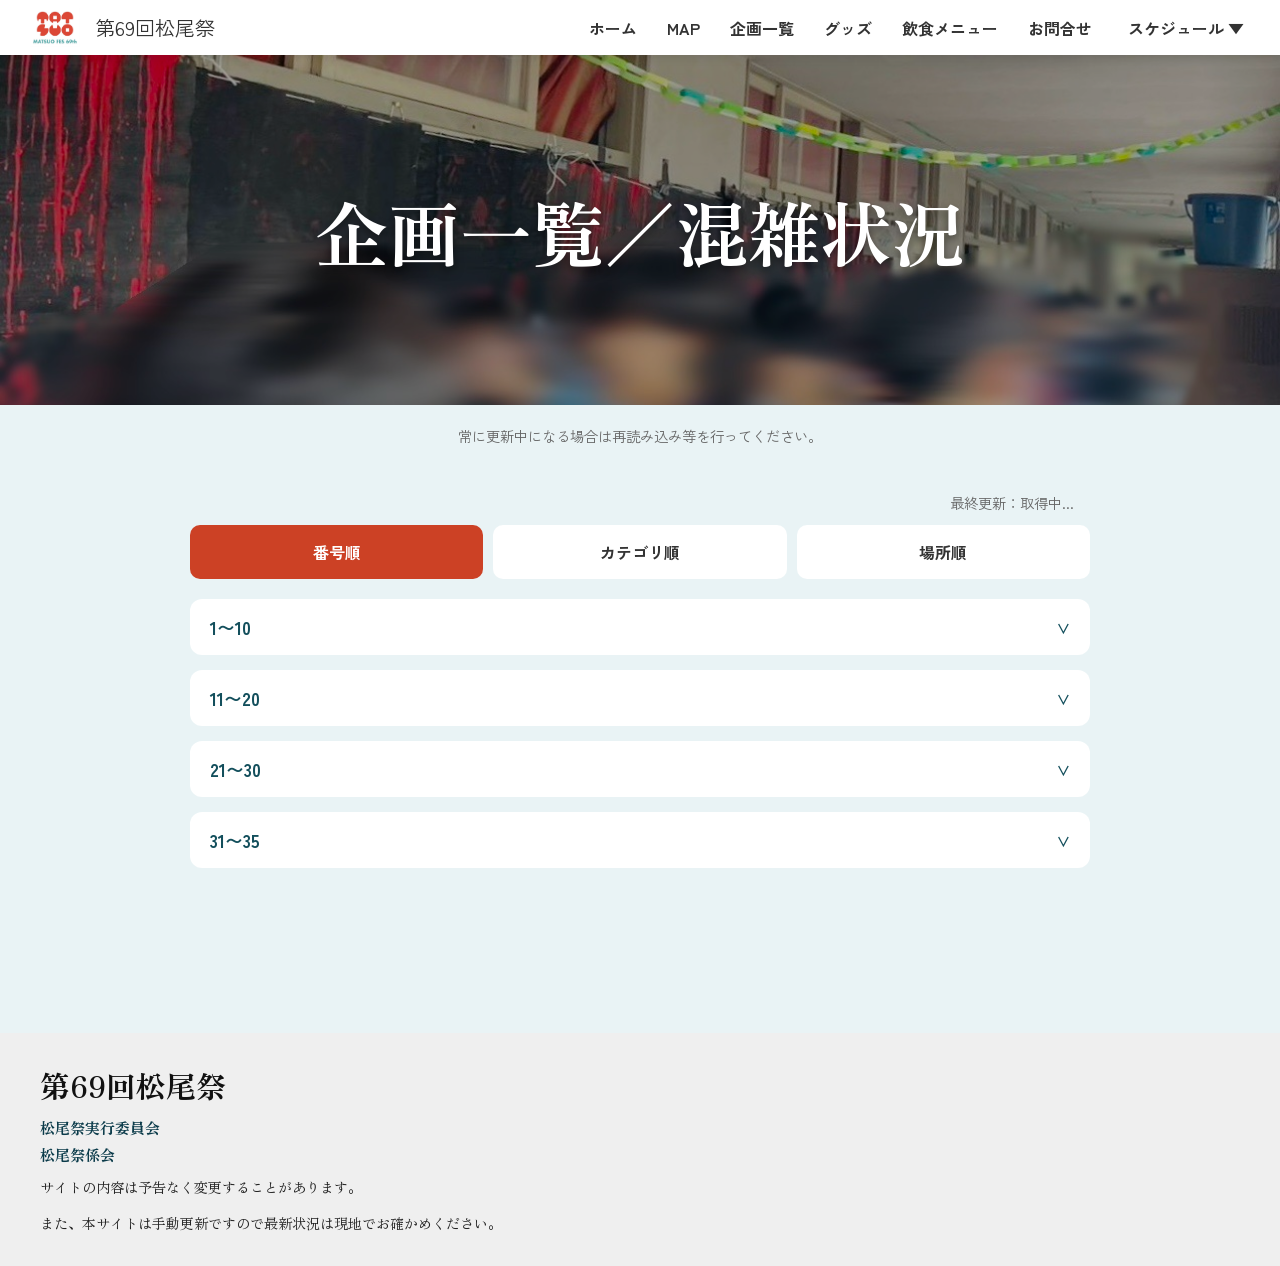
<file: index.html>
<!DOCTYPE html>
<html lang="ja">

<head>
  <meta charset="UTF-8">

  <!-- スマホ対応 -->
  <meta
    name="viewport"
    content="width=device-width, initial-scale=1.0"
  >

  <!-- Google Font -->
  <link
    rel="preconnect"
    href="https://fonts.googleapis.com"
  >

  <link
    rel="preconnect"
    href="https://fonts.gstatic.com"
    crossorigin
  >

  <link
    href="https://fonts.googleapis.com/css2?family=Zen+Kaku+Gothic+New:wght@400;700&display=swap"
    rel="stylesheet"
  >

  <link
    href="https://fonts.googleapis.com/css2?family=Zen+Old+Mincho:wght@400;700&display=swap"
    rel="stylesheet"
  >

  <!-- CSS -->
  <link
    rel="stylesheet"
    href="style.css"
  >

  <link
    rel="icon"
    href="images/IMG_0439.JPG"
  >

  <title>
    第69回松尾祭-企画一覧
  </title>
</head>

<body>
  <!-- ========================= -->
  <!-- モーダル -->
  <!-- ========================= -->

  <div id="modal" class="modal">
    <!-- モーダル本体 -->
    <div class="modal-content">
      <!-- 閉じる -->
      <span
        id="close-modal"
        class="close-button"
      >
        ×
      </span>

      <!-- モーダルヘッダー -->
      <div class="modal-header">
        <!-- 企画番号 -->
        <div id="modal-number">
          企画1
        </div>

        <!-- カテゴリタグ -->
        <div id="modal-category-tag">
          飲食
        </div>

        <!-- タイトル -->
        <h2 id="modal-title">
          企画
        </h2>
      </div>

      <!-- 画像 -->
      <div id="modal-images" class="modal-images"></div>

      <!-- 場所 -->
      <p id="modal-place"></p>
    </div>
  </div>

  <!-- ========================= -->
  <!-- ヘッダー -->
  <!-- ========================= -->

  <header class="site-header">
    <!-- 左側 -->
    <div class="header-left">
      <!-- ハンバーガー -->
      <button id="menu-button">
        ☰
      </button>

      <!-- ロゴ -->
      <img
        src="images/IMG_0387.JPG"
        alt="ロゴ"
        class="header-logo"
      >

      <!-- タイトル -->
      <div class="header-title">
        第69回松尾祭
      </div>
    </div>

    <!-- メニュー -->
    <nav
      class="header-nav"
      id="header-nav"
    >
      <!-- ホーム -->
      <a href="https://sites.google.com/view/matsuofes69/%E3%83%9B%E3%83%BC%E3%83%A0?authuser=2">
        ホーム
      </a>

      <!-- MAP -->
      <a href="https://sites.google.com/view/matsuofes69/map?authuser=2">
        MAP
      </a>

      <!-- 企画一覧 -->
      <a href="index.html">
        企画一覧
      </a>

      <!-- グッズ -->
      <a href="https://sites.google.com/view/matsuofes69/%E3%82%B0%E3%83%83%E3%82%BA?authuser=2">
        グッズ
      </a>

      <!-- 飲食メニュー -->
      <a href="https://shikipon11.github.io/matsuo-festival-food/index.html">
        飲食メニュー
      </a>

      <!-- お問合せ -->
      <a href="https://sites.google.com/view/matsuofes69/%E3%81%8A%E5%95%8F%E5%90%88%E3%81%9B?authuser=2">
        お問合せ
      </a>

      <!-- スケジュール -->
      <div class="dropdown">
        <!-- ボタン -->
        <button
          id="schedule-toggle"
          class="dropdown-button"
        >
          スケジュール ▼
        </button>

        <!-- 開閉メニュー -->
        <div id="schedule-dropdown">
          <a href="https://sites.google.com/view/matsuofes69/%E3%82%B9%E3%82%B1%E3%82%B8%E3%83%A5%E3%83%BC%E3%83%AB/%E7%94%9F%E5%BE%92%E3%81%AE%E6%96%B9%E3%81%AF%E3%81%93%E3%81%A1%E3%82%89?authuser=2">
            生徒の方はこちら
          </a>

          <a href="https://sites.google.com/view/matsuofes69/%E3%82%B9%E3%82%B1%E3%82%B8%E3%83%A5%E3%83%BC%E3%83%AB/%E4%B8%80%E8%88%AC%E3%81%AE%E6%96%B9%E3%81%AF%E3%81%93%E3%81%A1%E3%82%89?authuser=2">
            一般の方はこちら
          </a>
        </div>
      </div>
    </nav>
  </header>

  <!-- ========================= -->
  <!-- ヒーロー -->
  <!-- ========================= -->

  <section class="hero">
    <!-- オーバーレイ -->
    <div class="hero-overlay">
      <!-- タイトル -->
      <h1 class="hero-title" id="hero-title">
        企画一覧／混雑状況
      </h1>
    </div>
  </section>

  <p id="caution-statement">
    常に更新中になる場合は再読み込み等を行ってください。
  </p>

  <!-- ========================= -->
  <!-- ページ全体 -->
  <!-- ========================= -->

  <div class="container">
    <p id="last-update">
      最終更新：取得中...
    </p>

    <!-- ========================= -->
    <!-- 切り替えボタン -->
    <!-- ========================= -->

    <div class="top-buttons">
      <!-- 番号順 -->
      <button
        class="tab-button active"
        data-tab="number"
      >
        番号順
      </button>

      <!-- カテゴリ順 -->
      <button
        class="tab-button"
        data-tab="category"
      >
        カテゴリ順
      </button>

      <!-- 場所順 -->
      <button
        class="tab-button"
        data-tab="place"
      >
        場所順
      </button>
    </div>

    <!-- ========================= -->
    <!-- 表示エリア -->
    <!-- ========================= -->

    <div id="content-area"></div>
  </div>

  <!-- JavaScript -->
  <script src="script.js"></script>

  <!-- ========================= -->
  <!-- フッター -->
  <!-- ========================= -->

  <footer class="site-footer">
    <!-- タイトル -->
    <h2 class="footer-title">
      第69回松尾祭
    </h2>

    <p class="footer-text">
      松尾祭実行委員会
    </p>

    <p class="footer-text">
      松尾祭係会
    </p>

    <!-- 注意 -->
    <p class="footer-note">
      サイトの内容は予告なく変更することがあります。
    </p>

    <p class="footer-note">
      また、本サイトは手動更新ですので最新状況は現地でお確かめください。
    </p>
  </footer>
</body>

</html>
</file>
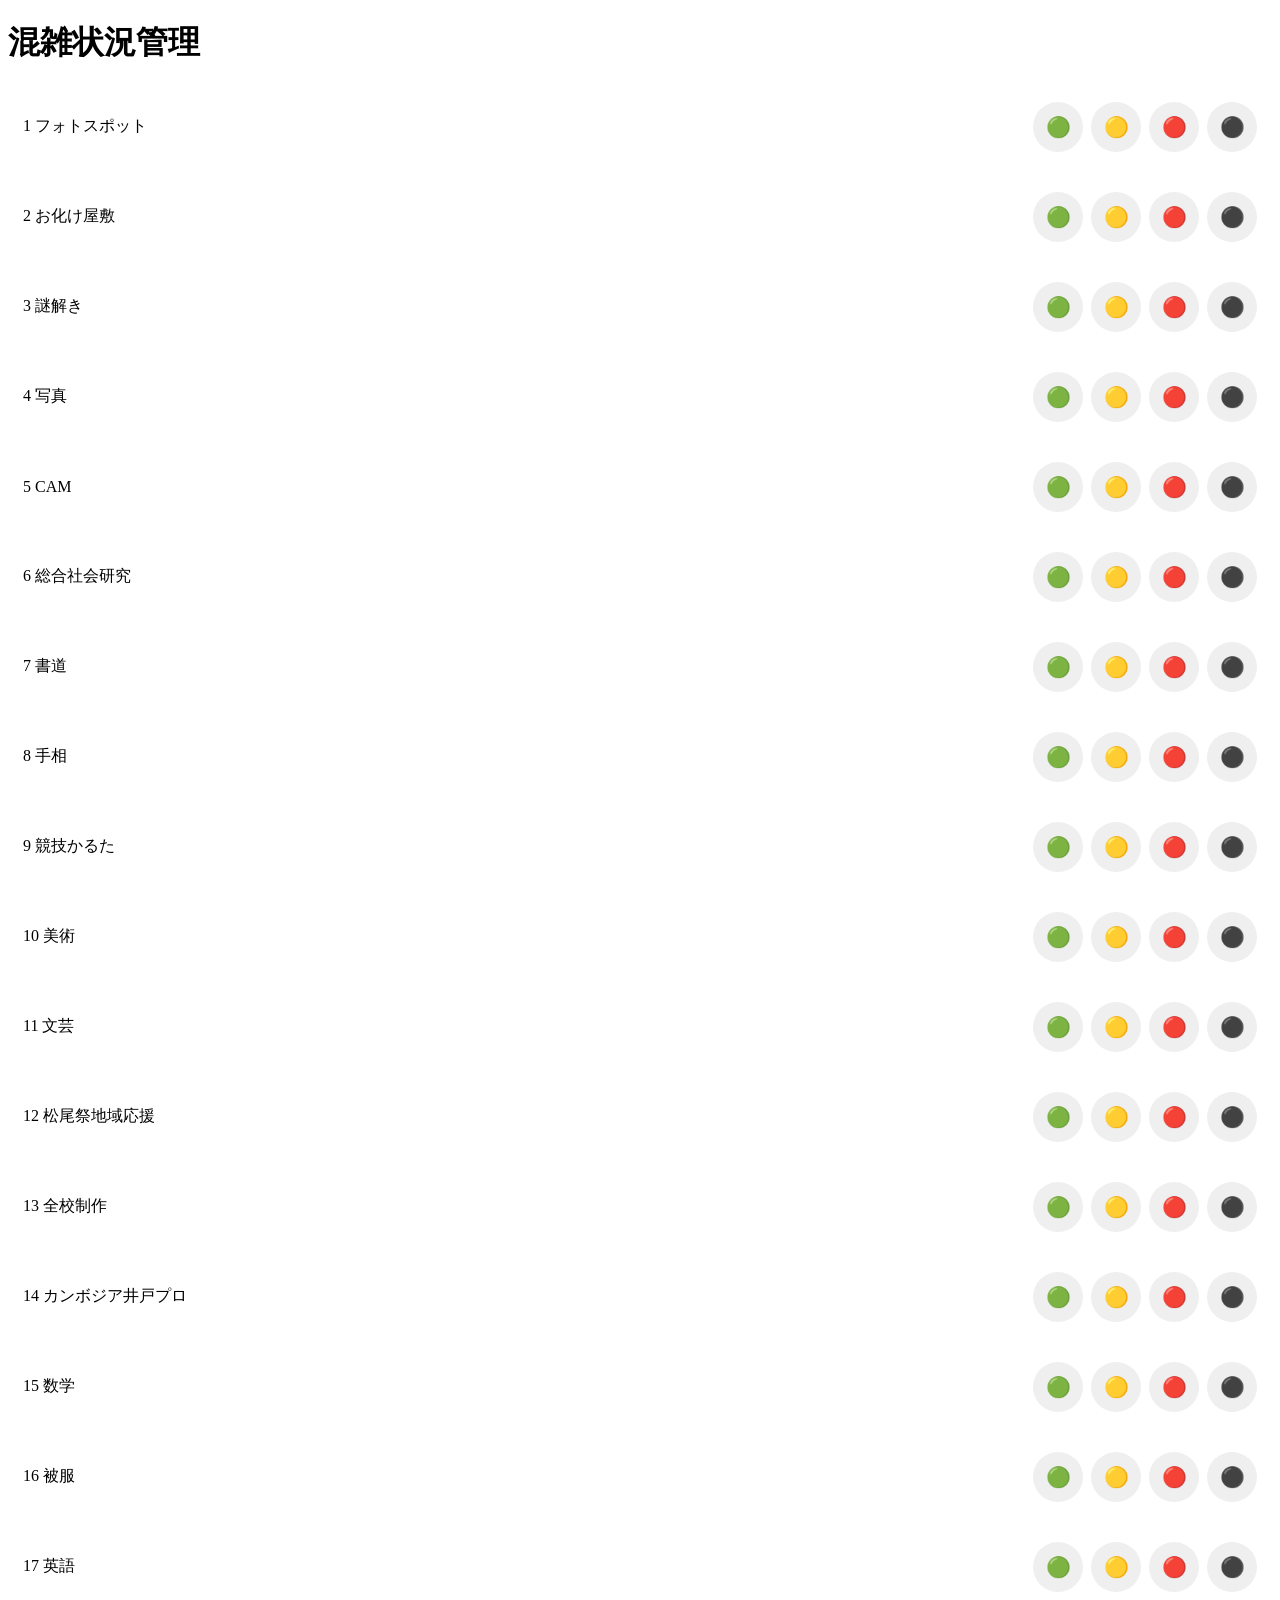
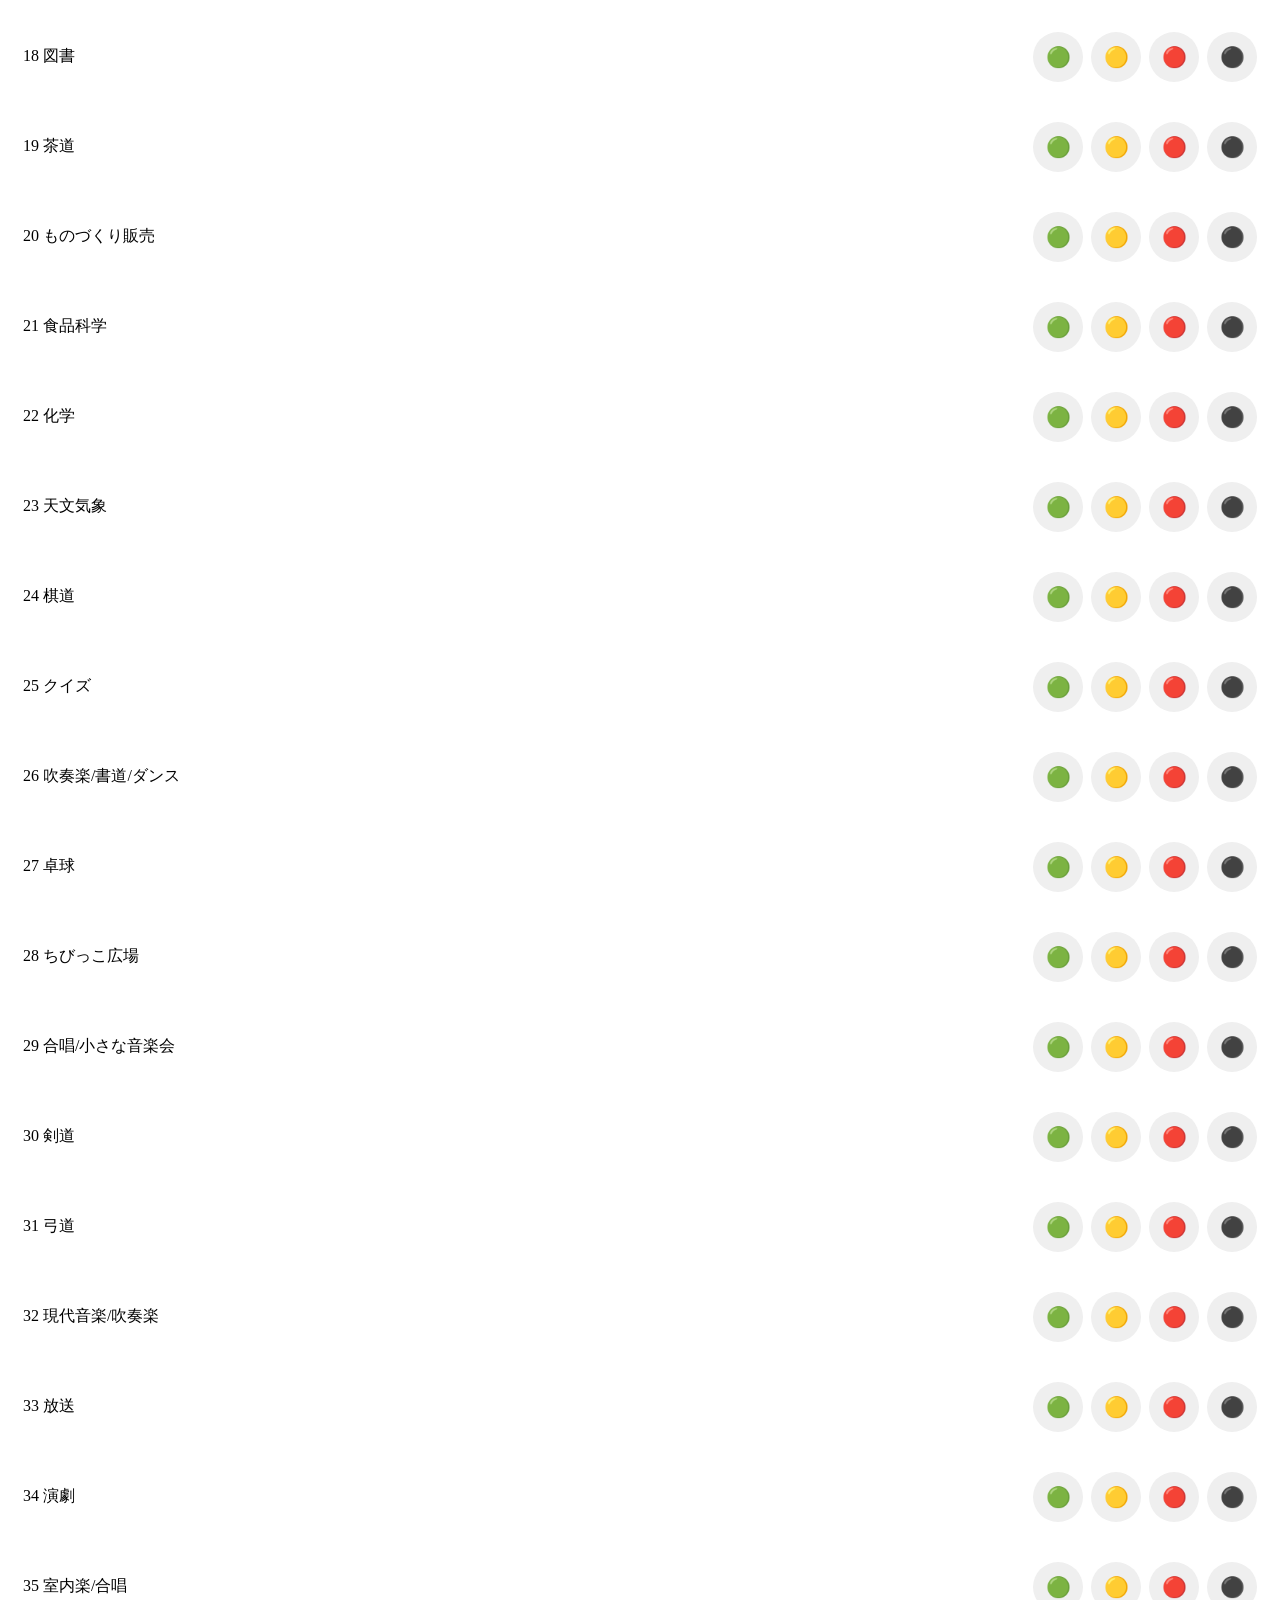
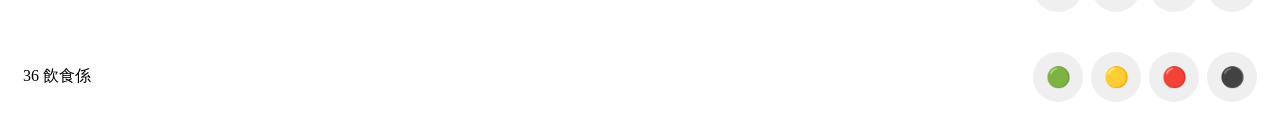
<file: admin.html>
<!DOCTYPE html>
<html lang="ja">
<head>
<meta charset="UTF-8">
<meta name="viewport" content="width=device-width,initial-scale=1">
<link rel="stylesheet" href="admin.css">
<title>企画一覧混雑管理</title>
</head>

<body>

<div class="container">

<h1>混雑状況管理</h1>

<div id="project-list"></div>

</div>

<script src="admin.js"></script>

</body>
</html>
</file>
<file: style.css>
/* ========================= */
/* style.css */
/* ========================= */
/* 全体設定 */
body {

  margin: 0;

  background-color: #e9f3f5;

  color: #333333;

  font-family:
    "Zen Kaku Gothic New",
    sans-serif;
}

/* ========================= */
/* ヘッダー */
/* ========================= */

.site-header {

  height: 55px;

  background-color: white;

  display: flex;

  justify-content: space-between;

  align-items: center;

  padding: 0 30px;

  box-sizing: border-box;

  position: sticky;

  top: 0;

  z-index: 100;

  box-shadow:
    0 2px 10px rgba(0, 0, 0, 0.1);
}

/* 左側 */
.header-left {

  display: flex;

  align-items: center;

  gap: 15px;
}

/* ロゴ */
.header-logo {

  width: 50px;

  height: 50px;

  object-fit: contain;
}

/* タイトル */
.header-title {

  font-size: 20px;
}

/* メニュー */
.header-nav {

  display: flex;

  align-items: center;

  gap: 30px;
}

/* メニューリンク */
.header-nav a {

  text-decoration: none;

  color: #333333;

  font-weight: bold;

  transition: 0.2s;
}

/* ホバー */
.header-nav a:hover {

  color: #d75c37;
}

/* ========================= */
/* ハンバーガー */
/* ========================= */

/* ボタン */
#menu-button {

  display: none;

  background: none;

  border: none;

  font-size: 32px;

  color: #333333;

  cursor: pointer;

  appearance: none;

  -webkit-appearance: none;
}

/* ========================= */
/* スケジュール */
/* ========================= */

.dropdown {

  position: relative;
}

/* ボタン */
.dropdown-button {

  background: none;

  border: none;

  font-size: 16px;

  font-weight: bold;

  color: #333333;

  cursor: pointer;

  font-family:
    "Zen Kaku Gothic New",
    sans-serif;
}

/* ドロップダウン */
#schedule-dropdown {

  display: none;

  position: absolute;

  top: 40px;

  left: 0;

  background-color: white;

  border-radius: 10px;

  overflow: hidden;

  min-width: 220px;

  box-shadow:
    0 4px 10px rgba(0, 0, 0, 0.15);

  z-index: 999;
}

/* 開いた状態 */
#schedule-dropdown.open {

  display: block;
}

/* 中のリンク */
#schedule-dropdown a {

  display: block;

  padding: 12px 16px;

  text-decoration: none;

  color: #333333;
}

/* ホバー */
#schedule-dropdown a:hover {

  background-color: #f3f3f3;

  color: #d75c37;
}

/* ========================= */
/* ヒーロー */
/* ========================= */

.hero {

  width: 100%;

  height: 350px;

  background-image: url("images/IMG_0395.JPG");

  background-size: cover;

  background-position: center;

  background-repeat: no-repeat;

  position: relative;

  overflow: hidden;
}

/* オーバーレイ */
.hero-overlay {

  width: 100%;

  height: 100%;

  background-color:
    rgba(0, 0, 0, 0.35);

  display: flex;

  justify-content: center;

  align-items: center;
}

/* タイトル */
.hero-title {

  color: white;

  font-size: 72px;

  margin: 0;

  text-shadow:
    0 4px 10px rgba(0, 0, 0, 0.5);

  font-family:
    "Zen Old Mincho",
    serif;
}

/* ========================= */
/* コンテナ */
/* ========================= */
.container {

  max-width: 900px;

  margin: auto;

  padding: 20px;

  padding-bottom: 80px;

  color: #134f5c;

}
#caution-statement{
  text-align: center;
  margin-top: 20px ;
  font-size: 0.9rem;
  color: #666;
}
/* タイトル */
h1 {

  text-align: center;

  margin-bottom: 30px;
}

/* ========================= */
/* 上部ボタン */
/* ========================= */

.top-buttons {

  display: flex;

  gap: 10px;

  margin-bottom: 20px;
}

/* ボタン */
.tab-button {

  flex: 1;

  padding: 15px;

  border: none;

  border-radius: 10px;

  background-color: white;

  font-size: 16px;

  cursor: pointer;

  transition: 0.2s;

  color: #333333;

  font-weight: bold;

  font-family:
    "Zen Kaku Gothic New",
    sans-serif;

  appearance: none;

  -webkit-appearance: none;
}

/* ホバー */
.tab-button:hover {

  background-color: #f0d2c8;
}

/* 選択中 */
.tab-button.active {

  background-color: #cc4125;

  color: white;
}

/* ========================= */
/* 小区分 */
/* ========================= */

.section {

  margin-bottom: 15px;

  background-color: white;

  border-radius: 12px;

  overflow: hidden;
}

/* ヘッダー */
.section-header {

  display: flex;

  justify-content: space-between;

  align-items: center;

  padding: 15px 20px;

  cursor: pointer;

  font-size: 18px;

  font-weight: bold;
}

/* アイコン */
.toggle-icon {

  font-size: 15px;
}
#last-update{
  text-align: right;
  margin: 12px 16px;
  font-size: 0.9rem;
  color: #666;
}
/* ========================= */
/* 一覧 */
/* ========================= */

.project-list {

  display: none;

  padding: 15px;

  border-top:
    1px solid #dddddd;
}

/* 開いた */
.project-list.open {

  display: block;
}

/* ========================= */
/* カード */
/* ========================= */

.project-card {

  background-color: #fafafa;

  border-radius: 10px;

  padding: 15px;

  margin-bottom: 10px;

  transition: 0.2s;

  cursor: pointer;
}

/* ホバー */
.project-card:hover {

  transform: translateY(-2px);

  background-color: #eeeeee;

}

.project-card:active {

  transform: scale(0.97);

}
.project-congestion{
  padding:4px 8px;
  border-radius:999px;
  font-size:0.85rem;
  font-weight:bold;
}

.status-empty{
  color:#166534;
  background:#dcfce7;
}

.status-normal{
  color:#854d0e;
  background:#fef9c3;
}

.status-busy{
  color:#991b1b;
  background:#fee2e2;
}

.status-limit{
  color:#111827;
  background:#e5e7eb;
}

.status-default{
  color:#555555;
  background:#eeeeee;
}
/* ========================= */
/* 初回チュートリアル */
/* ========================= */

.project-card.tutorial {

  position: relative;

  animation:
    tutorialPulse 1.2s infinite;
}

.project-card.tutorial::after {

  content:
    "👇 タップして詳細を見る";

  position: absolute;

  top: -12px;
  right: 10px;

  background: #cc4125;

  color: white;

  padding: 6px 10px;

  border-radius: 20px;

  font-size: 12px;

  font-weight: bold;

  white-space: nowrap;

  box-shadow:
    0 4px 10px rgba(0,0,0,0.2);
}

@keyframes tutorialPulse {

  0% {
    transform: scale(1);
  }

  50% {
    transform: scale(1.03);
  }

  100% {
    transform: scale(1);
  }
}

.project-top {

  display: flex;

  align-items: center;

  gap: 12px;

  margin-bottom: 10px;
}

.project-circle {

  min-width: 36px;

  height: 36px;

  display: flex;

  justify-content: center;

  align-items: center;

  background-color: #237e82;

  border-radius: 999px;

  font-weight: bold;

  font-size: 24px;

  color: white;

  box-sizing: border-box;
}

/* タイトル */
.project-title {

  flex: 1;

  font-size: 20px;

  margin: 5px 0;

  font-weight: bold;

  color: black;

}

/* タグ */
.project-tags {

  display: flex;

  gap: 10px;

  flex-wrap: wrap;
}

/* タグ共通 */
.tag {

  padding: 10px 16px;

  border-radius: 20px;

  color: white;

  font-size: 14px;
}

#modal-category-tag {

  display: flex;

  gap: 8px;

  flex-wrap: wrap;
}

/* 飲食 */
.food {

  background-color: #dfcc20;
}

/* 展示 */
.exhibition {

  background-color: #7bd071;
}

/* 体験 */
.experience {

  background-color: #6ebbcf;
}

/* パフォーマンス */
.performance {

  background-color: #cd82ed;
}

/* 販売 */
.sale {

  background-color: #df8020;
}

.food-text {

  color: #dfcc20;
}

.exhibition-text {

  color: #7bd071;
}

.experience-text {

  color: #6ebbcf;
}

.performance-text {

  color: #cd82ed;
}

.sale-text {

  color: #df8020;
}

/* 場所 */
.place {

  background-color: #555555;
}

/* ========================= */
/* モーダル */
/* ========================= */

/* 背景 */
.modal {

  display: none;

  position: fixed;

  top: 0;

  left: 0;

  width: 100%;

  height: 100%;

  background-color:
    rgba(0, 0, 0, 0.5);

  backdrop-filter: blur(4px);

  justify-content: center;

  align-items: center;

  z-index: 1000;

}

/* 表示 */
.modal.show {

  display: flex;
}

/* 本体 */
.modal-content {

  background-color: white;

  width: 90%;

  max-width: 500px;

  max-height: 90vh;

  overflow-y: auto;

  border-radius: 20px;

  padding: 25px;

  position: relative;

  animation:
    popup 0.45s
    cubic-bezier(0.18, 1.2, 0.4, 1);

  box-shadow:
  0 20px 60px rgba(0, 0, 0, 0.35);
}

/* アニメーション */
@keyframes popup {

  0% {

    transform:
      translateY(40px)
      scale(0.75);

    opacity: 0;
  }

  60% {

    transform:
      translateY(-8px)
      scale(1.03);

    opacity: 1;
  }

  100% {

    transform:
      translateY(0)
      scale(1);

    opacity: 1;
  }

}
/* 閉じる */
.close-button {

  position: absolute;

  top: 15px;

  right: 20px;

  font-size: 30px;

  cursor: pointer;
}

/* 画像 */
/* 通常画像 */
.modal-images img {

  width: 100%;
  border-radius: 12px;

}
.common-image{
  display:block;
  width:100%;
  max-width:500px;
  margin:0px auto ;
  border-radius:12px;
}
/* 1枚だけ */
.modal-images.single-image img {

  max-width: 500px;

  width: 100%;

  margin: 0 auto;

  display: block;

}

/* ========================= */
/* モーダル上部 */
/* ========================= */

.modal-header {

  display: flex;

  align-items: center;

  gap: 10px;

  flex-wrap: wrap;

  margin-bottom: 20px;
}

#modal-number {

  min-width: 40px;

  height: 40px;

  display: flex;

  justify-content: center;

  align-items: center;

  background-color: #237e82;

  border-radius: 999px;

  font-weight: bold;

  font-size: 28px;

  color: white;

  box-sizing: border-box;
}

/* タイトル */
#modal-title {

  width: 100%;

  margin: 5px 0 0;
}

/* ========================= */
/* フッター */
/* ========================= */

.site-footer {

  background-color: #efefef;

  padding: 30px 40px;

  margin-top: 70px;

  font-family:
    "Zen Old Mincho",
    serif;
}

/* タイトル */
.footer-title {

  margin: 0 0 10px;

  font-size: 30px;

  font-weight: bold;

  color: #111111;
}

/* 実行委員会など */
.footer-text {

  margin: 6px 0;

  font-size: 15px;

  font-weight: bold;

  color: #0b3b4a;
}

/* 注意文 */
.footer-note {

  margin: 10px 0 0;

  font-size: 14px;

  color: #222222;

  line-height: 1.8;
}

/* ========================= */
/* スマホ対応 */
/* ========================= */

@media screen and (max-width: 768px) {

  /* ヘッダー */
  .site-header {

    padding: 15px 20px;
  }

  /* ハンバーガー */
  #menu-button {

    display: block;

    position: relative;

    z-index: 1000;

    margin-right: 5px;
  }

  /* ナビ */
  .header-nav {

    position: fixed;

    align-items: flex-start;

    top: 0;

    left: -260px;

    width: 240px;

    height: 100vh;

    background-color: white;

    display: flex;

    flex-direction: column;

    gap: 20px;

    padding: 100px 20px 20px;

    box-sizing: border-box;

    box-shadow:
      2px 0 10px rgba(0, 0, 0, 0.15);

    transition: 0.3s;

    z-index: 999;
  }

  .header-nav a,.dropdown-button {
    width: 100%;
    text-align: left;
  }

  .dropdown-button {
    display: block;
    width: 100%;
    text-align: left;
    padding: 0;
  }

  /* 開いた */
  .header-nav.open {

    left: 0;
  }

  /* タイトル */
  .header-title {

    display: none;
  }

  /* ヒーロー */
  .hero {

    height: 220px;
  }

  /* タイトル */
  .hero-title {

    font-size: 42px;
  }

  .site-footer {

    padding: 25px 20px;
  }

  .footer-title {

    font-size: 18px;
  }

  .footer-text,
  .footer-note {

    font-size: 13px;

  }
}
/* ========================= */
/* 隠し演出 */
/* ========================= */

.hero-title.secret-active {

  animation:
    glow 1s ease,
    shake 0.5s ease;
}

/* 光る */
@keyframes glow {

  0% {

    text-shadow:
      0 0 0px white;
  }

  50% {

    text-shadow:
      0 0 25px white,
      0 0 50px #ffd700;
  }

  100% {

    text-shadow:
      0 0 0px white;
  }
}

/* 少し揺れる */
@keyframes shake {

  0% {

    transform: translateX(0);
  }

  25% {

    transform: translateX(-5px);
  }

  50% {

    transform: translateX(5px);
  }

  75% {

    transform: translateX(-5px);
  }

  100% {

    transform: translateX(0);
  }
}

/* 紙吹雪 */
.confetti {

  position: fixed;

  width: 10px;

  height: 10px;

  top: -10px;

  border-radius: 2px;

  pointer-events: none;

  animation:
    fall 3s linear forwards;

  z-index: 9999;
}

@keyframes fall {

  0% {

    transform:
      translate(0, 0)
      rotate(0deg);

    opacity: 1;
  }

  100% {

    transform:
      translate(
        calc(
          (var(--drift) - 0.5) * 400px
        ),
        110vh
      )
      rotate(720deg);

    opacity: 0;
  }
}
</file>
<file: admin.css>
.admin-card{

  background:white;
  border-radius:12px;

  padding:15px;
  margin-bottom:10px;

  display:flex;

  justify-content:
  space-between;

  align-items:center;
}

.buttons{

  display:flex;
  gap:8px;
}

.buttons button{

  width:50px;
  height:50px;

  border:none;

  border-radius:50%;

  font-size:20px;

  cursor:pointer;
}
.selected{

  transform: scale(1.15);

  border: 3px solid #000;

  box-shadow:
    0 0 12px rgba(0,0,0,0.3);

}

.loading{

  pointer-events: none;

  opacity: 0.8;

}

.loading::after{

  content:"更新中...";

  position: fixed;

  top:50%;

  left:50%;

  transform:translate(-50%,-50%);

  background:white;

  padding:15px 25px;

  border-radius:12px;

  font-weight:bold;

  z-index:9999;

}

.buttons button.selected{

  transform: scale(1.15);

  box-shadow:
    0 0 10px rgba(0,0,0,0.3);

  border: 3px solid #333;

}
</file>
